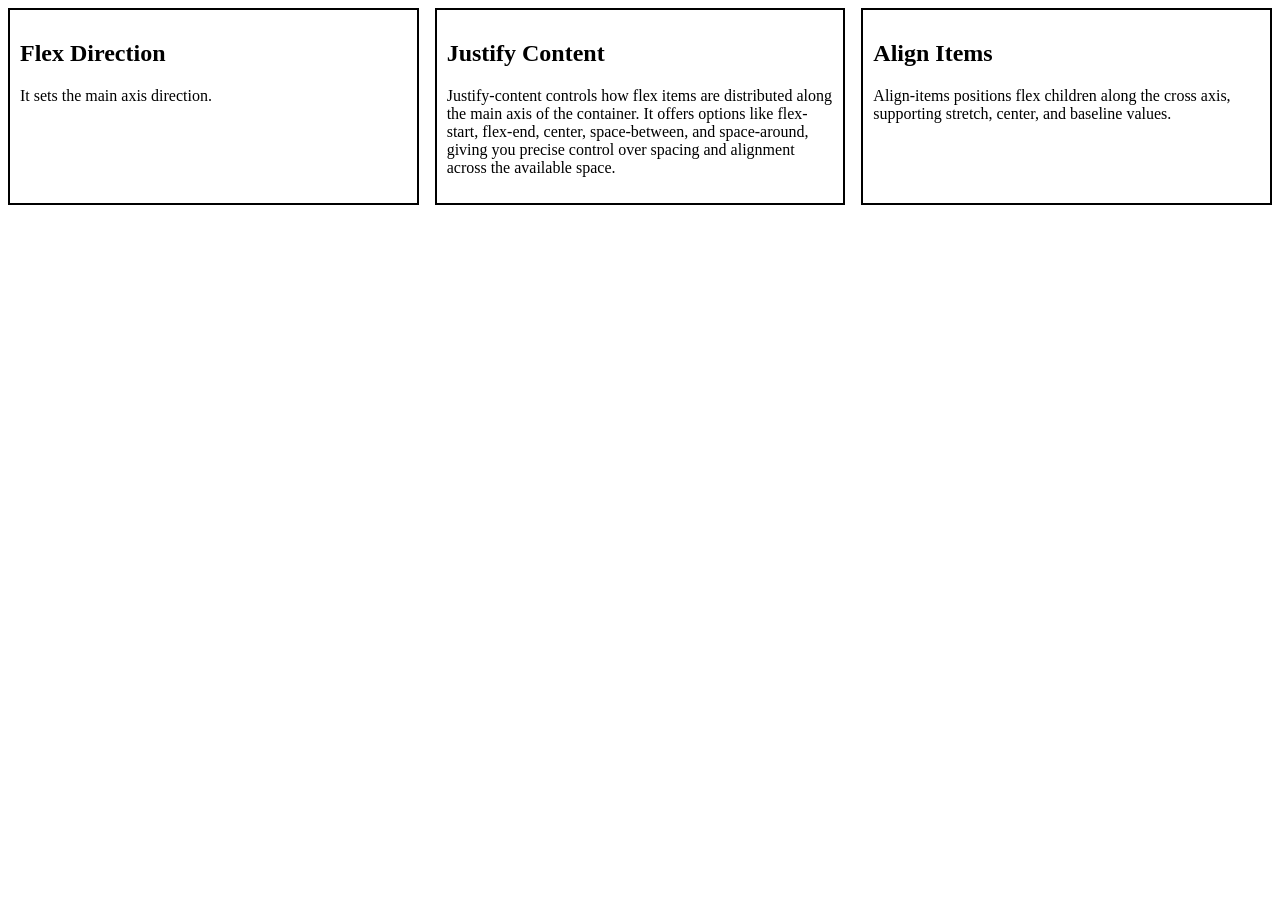
<file: flexbox-fundamentals/index.html>
<!DOCTYPE html>
<html lang="en" >
  
<head>
  <meta charset="UTF-8">
  <title>Flexbox fundamentals</title>
  <meta name="viewport" content="width=device-width, initial-scale=1">
  <link href="https://fonts.googleapis.com/css2?family=Grandstander:ital,wght@0,100..900;1,100..900&family=Open+Sans:ital,wght@0,300..800;1,300..800&display=swap" rel="stylesheet">
  <link rel="stylesheet" href="style.css">
</head>
<body>
    <div class="flex-container">
        <div class="flex-item">
            <h2>Flex Direction</h2>
            <p>It sets the main axis direction.</p>
        </div>
        <div class="flex-item">
            <h2>Justify Content</h2>
            <p>Justify-content controls how flex items are distributed along the main axis of the container. It offers options like flex-start, flex-end, center, space-between, and space-around, giving you precise control over spacing and alignment across the available space.</p>
        </div>
        <div class="flex-item">
            <h2>Align Items</h2>
            <p>Align-items positions flex children along the cross axis, supporting stretch, center, and baseline values.</p>
        </div>
    </div>
</body>
</html>
</file>
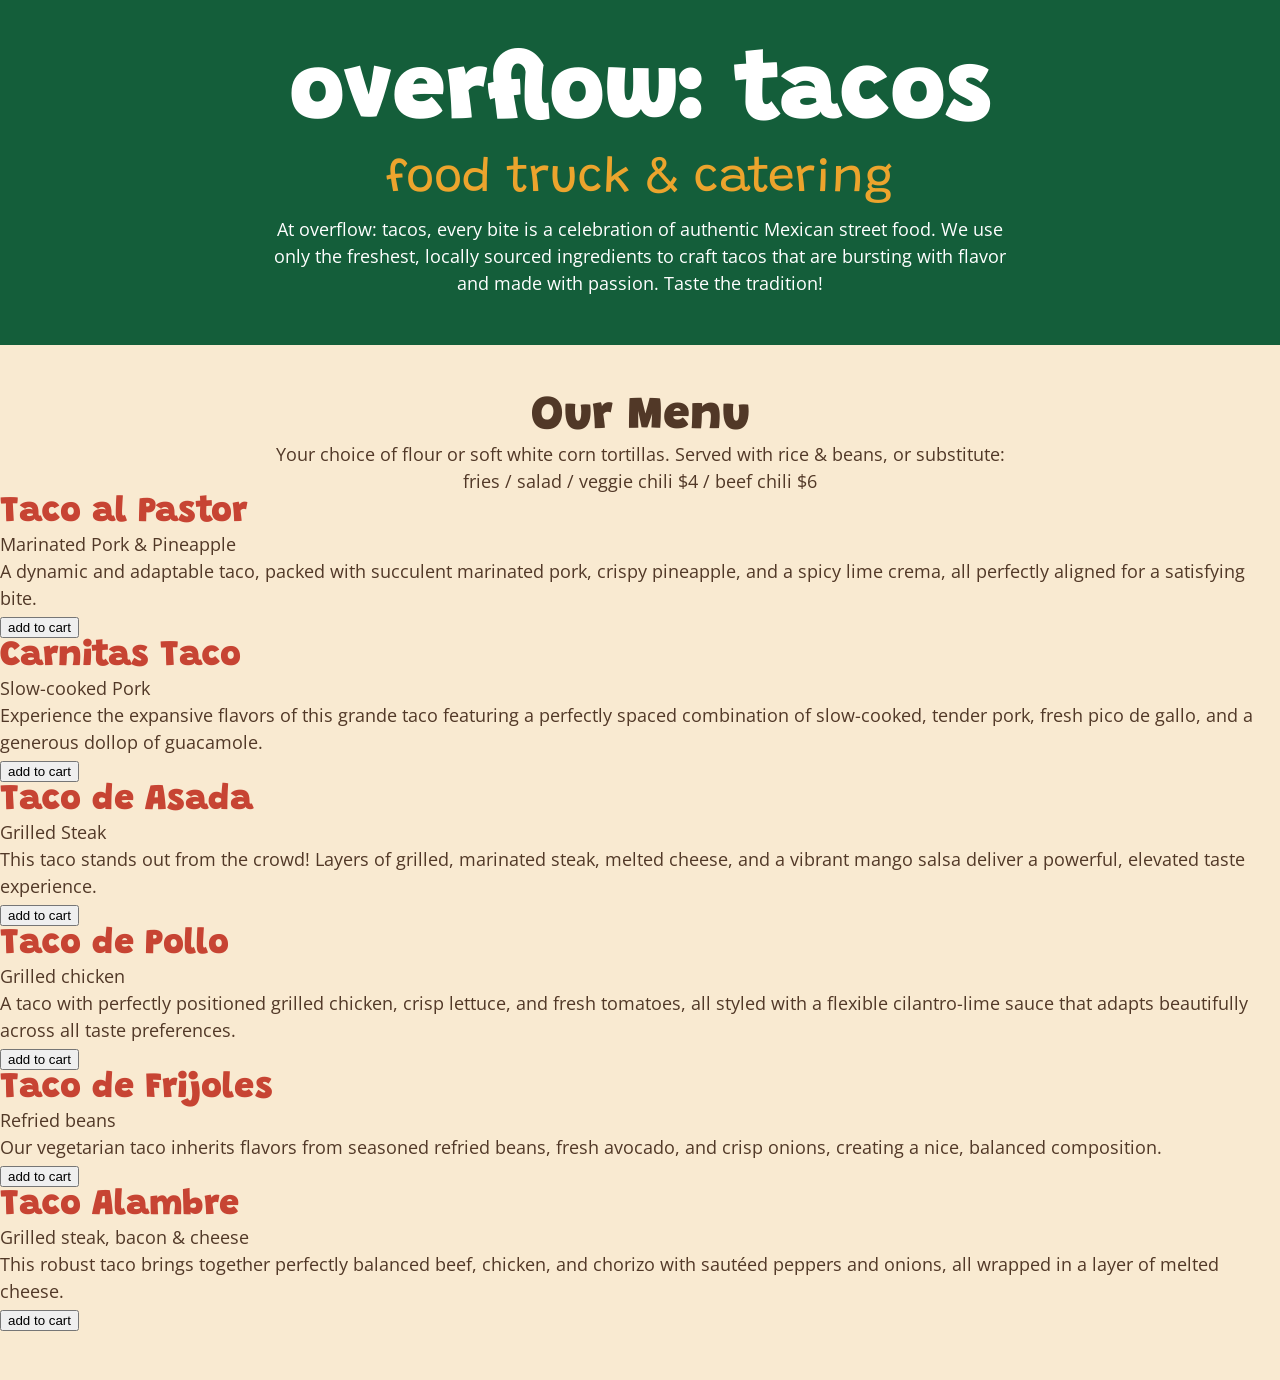
<file: module-2/design-implementation/index.html>
<!DOCTYPE html>
<html lang="en" >
  
<head>
  <meta charset="UTF-8">
  <title>design implementation after module 1</title>
  <meta name="viewport" content="width=device-width, initial-scale=1">
  <link rel="preconnect" href="https://fonts.googleapis.com">
  <link rel="preconnect" href="https://fonts.gstatic.com" crossorigin>
  <link href="https://fonts.googleapis.com/css2?family=Grandstander:ital,wght@0,100..900;1,100..900&family=Open+Sans:ital,wght@0,300..800;1,300..800&display=swap" rel="stylesheet">
  <link rel="stylesheet" href="style.css">
</head>

<body>
    <main>
        <section class="intro text-center">
            <div class="wrapper">
                <hgroup>
                    <h1>overflow: tacos</h1>
                    <p class="sub-heading">food truck & catering</p>
                </hgroup>

                <p>At overflow: tacos, every bite is a celebration of authentic Mexican street food. We use only the freshest, locally sourced ingredients to craft tacos that are bursting with flavor and made with passion. Taste the tradition!</p>
            </div>
        </section>

        <section>
            <div class="wrapper text-center">
                <h2>Our Menu</h2>
                <p>Your choice of flour or soft white corn tortillas. Served with rice & beans, or substitute: fries / salad / veggie chili $4 / beef chili $6</p>
            </div>

            <ul class="menu-list" role="list">
                <li>
                    <h3>Taco al Pastor</h3>
                    <p>Marinated Pork & Pineapple</p>
                    <p>A dynamic and adaptable taco, packed with succulent marinated pork, crispy pineapple, and a spicy lime crema, all perfectly aligned for a satisfying bite.</p>
                    <button>add to cart</button>
                </li>

                <li>
                    <h3>Carnitas Taco</h3>
                    <p>Slow-cooked Pork</p>
                    <p>Experience the expansive flavors of this grande taco featuring a perfectly spaced combination of slow-cooked, tender pork, fresh pico de gallo, and a generous dollop of guacamole.</p>
                    <button>add to cart</button>
                </li>

                <li>
                    <h3>Taco de Asada</h3>
                    <p>Grilled Steak</p>
                    <p>This taco stands out from the crowd! Layers of grilled, marinated steak, melted cheese, and a vibrant mango salsa deliver a powerful, elevated taste experience.</p>
                    <button>add to cart</button>
                </li>

                <li>
                    <h3>Taco de Pollo</h3>
                    <p>Grilled chicken</p>
                    <p>A taco with perfectly positioned grilled chicken, crisp lettuce, and fresh tomatoes, all styled with a flexible cilantro-lime sauce that adapts beautifully across all taste preferences.</p>
                    <button>add to cart</button>
                </li>

                <li>
                    <h3>Taco de Frijoles</h3>
                    <p>Refried beans</p>
                    <p>Our vegetarian taco inherits flavors from seasoned refried beans, fresh avocado, and crisp onions, creating a nice, balanced composition. </p>
                    <button>add to cart</button>
                </li>

                <li>
                    <h3>Taco Alambre</h3>
                    <p>Grilled steak, bacon & cheese</p>
                    <p>This robust taco brings together perfectly balanced beef, chicken, and chorizo with sautéed peppers and onions, all wrapped in a layer of melted cheese.</p>
                    <button>add to cart</button>
                </li>
            </ul>
        </section>
    </main>
  
</body>
</html>
</file>
<file: flexbox-fundamentals/style.css>
.flex-container {
    display: flex;
    gap: 1rem;
}

.flex-item {
  
  /* for visualization */
  border: 2px solid;
  padding: 10px;

  flex: 1;
}
</file>
<file: module-2/design-implementation/style.css>
:root {
  --white: #fff;
  --beige-100: #f9ead1;
  --beige-200: #ebd9bb;

  --brown-400: #9c5423;
  --brown-900: #513827;

  --green-500: #145e3a;

  --yellow-500: #eca42d;

  --red-400: #f2604d;
  --red-500: #c74433;
}

* {
    margin: 0;
}

body {
    font-family: "Open Sans", sans-serif;
    font-size: 1.125rem;
    line-height: 1.5;
    color: var(--brown-900);
    background: var(--beige-100);
    margin: 0;
}

h1,
h2,
h3 {
    font-family: Grandstander, cursive;
    font-weight: 900;
    line-height: 1;
}

h1 {
    font-size: 6rem;
}

h1+p {
    font-family: Grandstander, cursive;
    font-size: 3rem;
    color: var(--yellow-500);
}

h2{
    font-size: 3rem;
}

h3 {
    color: var(--red-500);
    font-size: 2.25rem;
}

section{
    padding-top: 3rem;
    padding-bottom: 3rem;
}

[role="list"] {
    list-style: none;
    margin: 0;
    padding: 0;
}

.text-center {
    text-align: center;
}

.wrapper {
    max-width: 750px;
    margin-left: auto;
    margin-right: auto;
    padding: 0 1rem 0 1rem;
}

.intro {
    background: var(--green-500);
    color: var(--white);
}

.menu-list {
    display: grid;
}
</file>
